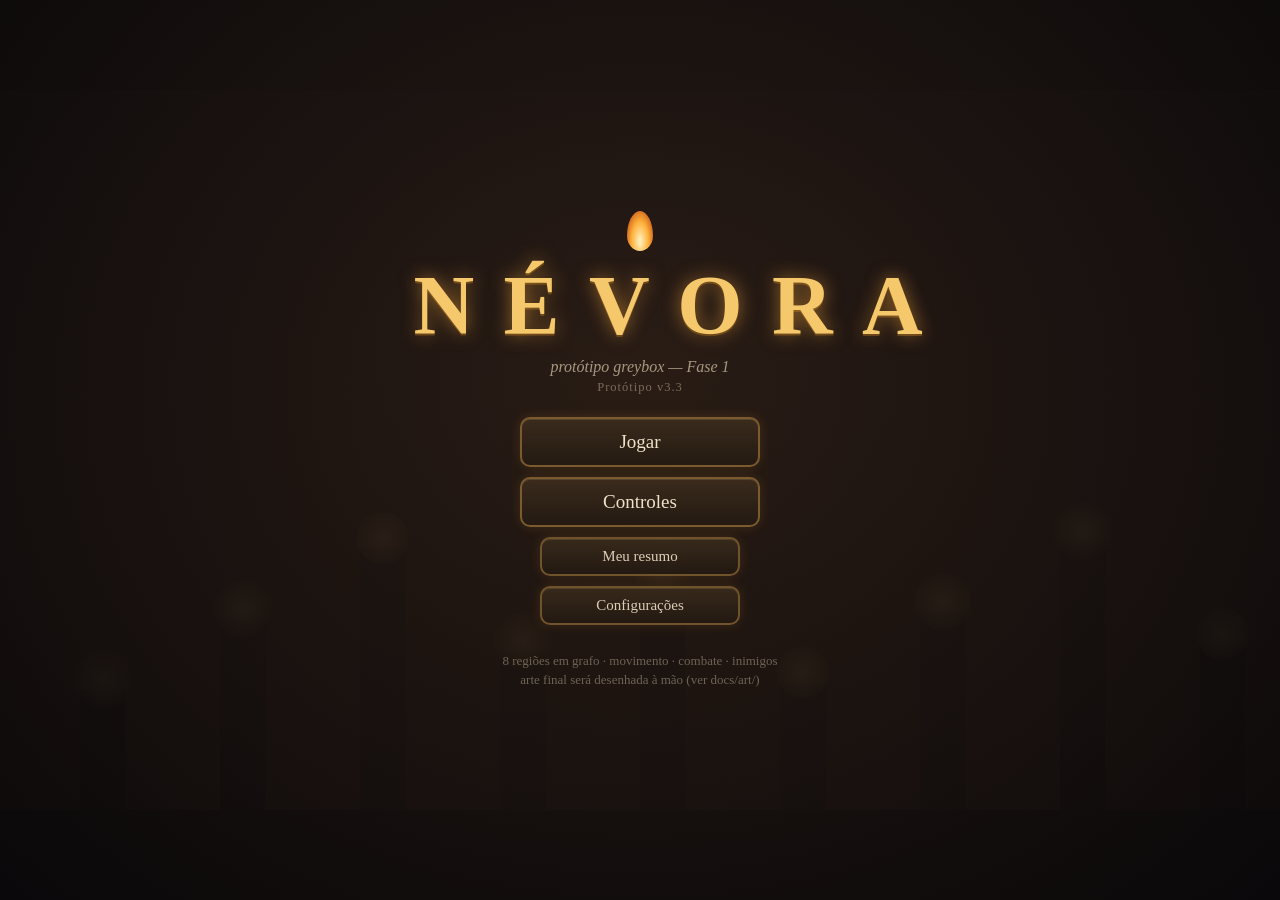
<file: prototype/index.html>
<!DOCTYPE html>
<html lang="pt-BR">
<head>
<meta charset="utf-8">
<meta name="viewport" content="width=device-width, initial-scale=1, maximum-scale=1, user-scalable=no, viewport-fit=cover">
<meta name="theme-color" content="#141013">
<title>Névora — Protótipo</title>
<link rel="manifest" href="manifest.webmanifest">
<link rel="icon" href="icon.svg" type="image/svg+xml">
<link rel="stylesheet" href="style.css">
</head>
<body>
<div id="wrap">
  <canvas id="game" width="960" height="540"></canvas>

  <!-- MENU PRINCIPAL -->
  <div id="menu" class="overlay">
    <div class="menu-inner">
      <div class="flame-icon" aria-hidden="true"></div>
      <h1 class="title">NÉVORA</h1>
      <p class="subtitle">protótipo greybox — Fase 1</p>
      <p class="proto-version" id="protoVersion"></p>
      <button id="btnPlay" class="mbtn">Jogar</button>
      <button id="btnControls" class="mbtn">Controles</button>
      <button id="btnSummary" class="mbtn small">Meu resumo</button>
      <button id="btnSettings" class="mbtn small">Configurações</button>
      <p class="foot">8 regiões em grafo · movimento · combate · inimigos<br>
      arte final será desenhada à mão (ver docs/art/)</p>
    </div>
  </div>

  <!-- NICKNAME (primeira vez) -->
  <div id="nicknameScreen" class="overlay hidden">
    <div class="menu-inner">
      <div class="flame-icon" aria-hidden="true"></div>
      <h2>Como te chamamos?</h2>
      <p class="tip">Seu nome de Acendedor fica salvo neste aparelho,<br>
      só para identificar seu progresso no resumo do fim de jogo.</p>
      <input id="nicknameInput" class="ninput" type="text" maxlength="24" placeholder="Acendedor Anônimo" autocomplete="off">
      <button id="btnNicknameConfirm" class="mbtn">Confirmar</button>
    </div>
  </div>

  <!-- ESCOLHA DE CLASSE (primeira vez — permanente para este save) -->
  <div id="classScreen" class="overlay hidden">
    <div class="menu-inner wide">
      <h2>Escolha seu Acendedor</h2>
      <p class="tip small">A cor da chama identifica sua classe. Esta escolha é
      permanente para este save — cada classe tem uma habilidade passiva
      própria.</p>
      <div class="class-grid" id="classGrid"></div>
      <button id="btnClassConfirm" class="mbtn" disabled>Confirmar</button>
    </div>
  </div>

  <!-- RESUMO DE PROGRESSO -->
  <div id="summaryScreen" class="overlay hidden">
    <div class="menu-inner wide">
      <h2>Seu resumo</h2>
      <pre id="summaryText" class="summary-pre"></pre>
      <button id="btnCopySummary" class="mbtn small">Copiar resumo</button>
      <button id="btnBackFromSummary" class="mbtn">Voltar</button>
    </div>
  </div>

  <!-- TELA DE CONTROLES (teclado) -->
  <div id="controlsScreen" class="overlay hidden">
    <div class="menu-inner wide">
      <h2>Controles</h2>

      <div class="kbd-diagram" aria-hidden="true">
        <div class="kbd-cluster">
          <div class="kbd-cluster-title">Movimento <span class="kbd-hint">— mão esquerda</span></div>
          <div class="kbd-grid">
            <span class="kcap kcap-off"></span><span class="kcap kcap-on">W</span><span class="kcap kcap-off"></span>
            <span class="kcap kcap-on">A</span><span class="kcap kcap-on">S</span><span class="kcap kcap-on">D</span>
          </div>
          <div class="kbd-grid kbd-arrows">
            <span class="kcap kcap-off"></span><span class="kcap kcap-on">↑</span><span class="kcap kcap-off"></span>
            <span class="kcap kcap-on">←</span><span class="kcap kcap-on">↓</span><span class="kcap kcap-on">→</span>
          </div>
          <span class="kcap kcap-on kcap-wide">ESPAÇO — pular</span>
        </div>
        <div class="kbd-cluster">
          <div class="kbd-cluster-title">Habilidades <span class="kbd-hint">— numpad, mão direita</span></div>
          <div class="kbd-grid">
            <span class="kcap kcap-off">7</span><span class="kcap kcap-heal">8</span><span class="kcap kcap-off">9</span>
            <span class="kcap kcap-off">4</span><span class="kcap kcap-atk kcap-nub">5</span><span class="kcap kcap-dash">6</span>
            <span class="kcap kcap-off">1</span><span class="kcap kcap-int">2</span><span class="kcap kcap-off">3</span>
          </div>
        </div>
      </div>
      <ul class="kbd-legend">
        <li><span class="dot dot-atk"></span><b>Numpad 5</b> — atacar <em>(a tecla com o relevo — sente sem olhar)</em></li>
        <li><span class="dot dot-dash"></span><b>Numpad 6</b> — dash</li>
        <li><span class="dot dot-heal"></span><b>Numpad 8</b> — curar <em>(gasta 3 de Fulgor)</em></li>
        <li><span class="dot dot-int"></span><b>Numpad 2</b> — interagir / falar</li>
      </ul>

      <table class="keys">
        <tr><td>← → &nbsp;/&nbsp; A D</td><td>Mover</td></tr>
        <tr><td>Espaço / W / ↑</td><td>Pular <em>(segure para subir mais)</em></td></tr>
        <tr><td>Numpad 5 <em>(ou J / X)</em></td><td>Atacar &nbsp;<em>(com ↑: para cima · no ar com ↓: pogo)</em></td></tr>
        <tr><td>Numpad 6 <em>(ou K / C)</em></td><td>Dash</td></tr>
        <tr><td>Numpad 8 <em>(ou L / V)</em></td><td>Curar <em>(gasta 3 de Fulgor)</em></td></tr>
        <tr><td>Numpad 2 <em>(ou E / F)</em></td><td>Interagir / falar com NPCs</td></tr>
        <tr><td>Esc</td><td>Pausar</td></tr>
        <tr><td>M</td><td>Abrir/fechar o Mapa</td></tr>
      </table>
      <p class="tip">Acenda os <b>Lampiões</b> para salvar seu ponto de retorno.<br>
      Golpes acertados enchem o <b>Fulgor</b> (a chama no canto da tela). As
      habilidades ficam no numpad de propósito — longe do movimento, sem
      dedos se atrapalhando.</p>
      <button id="btnStartFromControls" class="mbtn">Começar</button>
      <button id="btnBackFromControls" class="mbtn small">Voltar ao menu</button>
    </div>
  </div>

  <!-- PAUSA -->
  <div id="pauseScreen" class="overlay hidden">
    <div class="menu-inner">
      <h2>Pausado</h2>
      <button id="btnResume" class="mbtn">Continuar</button>
      <button id="btnPauseControls" class="mbtn small">Controles</button>
      <button id="btnPauseSettings" class="mbtn small">⚙ Configurações</button>
      <button id="btnPauseSummary" class="mbtn small">Meu resumo</button>
      <button id="btnQuit" class="mbtn small">Sair para o menu</button>
    </div>
  </div>

  <!-- CONFIGURAÇÕES -->
  <div id="settingsScreen" class="overlay hidden">
    <div class="menu-inner">
      <h2>⚙ Configurações</h2>
      <div class="settings-row">
        <label for="volMusic">Volume da música</label>
        <input id="volMusic" type="range" min="0" max="100" value="60">
      </div>
      <div class="settings-row">
        <label for="volSfx">Volume dos efeitos</label>
        <input id="volSfx" type="range" min="0" max="100" value="80">
      </div>
      <button id="btnTouchMode" class="mbtn small">Botões na tela: <span id="touchModeLabel">Auto</span></button>
      <button id="btnEditTouch" class="mbtn small">Editar posição/tamanho dos botões</button>
      <button id="btnBackFromSettings" class="mbtn">Voltar</button>
    </div>
  </div>

  <!-- MAPA -->
  <div id="mapScreen" class="overlay hidden">
    <div class="menu-inner wide">
      <h2>Mapa</h2>
      <div class="map-graph" id="mapGraph"></div>
      <p class="tip small"><span class="map-legend-dot map-legend-current"></span> onde você está ·
      <span class="map-legend-dot map-legend-visited"></span> já visitada ·
      <span class="map-legend-dot"></span> ainda não visitada</p>
      <button id="btnCloseMap" class="mbtn">Fechar</button>
    </div>
  </div>

  <!-- LOJA (Tio Sebo) -->
  <div id="shopScreen" class="overlay hidden">
    <div class="menu-inner wide">
      <h2>Tio Sebo</h2>
      <p class="tip">"Um pouco de cera extra nunca fez mal a ninguém."</p>
      <p class="shop-sevia">Sévia: <span id="shopSevia">0</span></p>
      <div class="shop-item">
        <div>
          <b>Fragmento de Coração</b>
          <p class="tip small">+1 Coração de Cera (vida máxima)</p>
        </div>
        <button id="btnBuyHeart" class="mbtn small">Comprar (<span id="priceHeart">0</span>)</button>
      </div>
      <div class="shop-item">
        <div>
          <b>Frasco de Fulgor</b>
          <p class="tip small">+1 pip de Fulgor máximo</p>
        </div>
        <button id="btnBuyFulgor" class="mbtn small">Comprar (<span id="priceFulgor">0</span>)</button>
      </div>
      <button id="btnCloseShop" class="mbtn">Sair da loja [E]</button>
    </div>
  </div>

  <!-- CONTROLES TOUCH -->
  <div id="touch" class="hidden">
    <button id="tbtnPause" class="tbtn" data-action="pause">⚙</button>
    <button id="tbtnMap" class="tbtn" data-action="map">M</button>
    <div class="t-left">
      <div class="dpad">
        <button class="tbtn dpad-btn dpad-up" data-action="up">▲</button>
        <button class="tbtn dpad-btn dpad-left" data-action="left">◀</button>
        <button class="tbtn dpad-btn dpad-right" data-action="right">▶</button>
        <button class="tbtn dpad-btn dpad-down" data-action="down">▼</button>
      </div>
    </div>
    <button id="tbtnInteract" class="tbtn act hidden" data-action="interact">E</button>
    <div class="t-right">
      <button class="tbtn act" data-action="heal">✚</button>
      <button class="tbtn act" data-action="dash">⇢</button>
      <button class="tbtn act big" data-action="attack">✦</button>
      <button class="tbtn act big" data-action="jump">▲</button>
    </div>
  </div>

  <!-- BARRA DO EDITOR DE LAYOUT TOUCH -->
  <div id="touchEditBar" class="hidden">
    <p class="touch-edit-hint">Arraste um botão para mover · arraste a bolinha do canto para redimensionar</p>
    <div class="touch-edit-buttons">
      <button id="btnResetTouchLayout" class="mbtn small">Redefinir padrão</button>
      <button id="btnDoneTouchLayout" class="mbtn small">Concluir edição</button>
    </div>
  </div>
</div>

<script src="js/input.js"></script>
<script src="js/audio.js"></script>
<script src="js/classes.js"></script>
<script src="js/save.js"></script>
<script src="js/touch-layout.js"></script>
<script src="js/world.js"></script>
<script src="js/map.js"></script>
<script src="js/entities.js"></script>
<script src="js/render.js"></script>
<script src="js/game.js"></script>
<script src="js/main.js"></script>
</body>
</html>
</file>
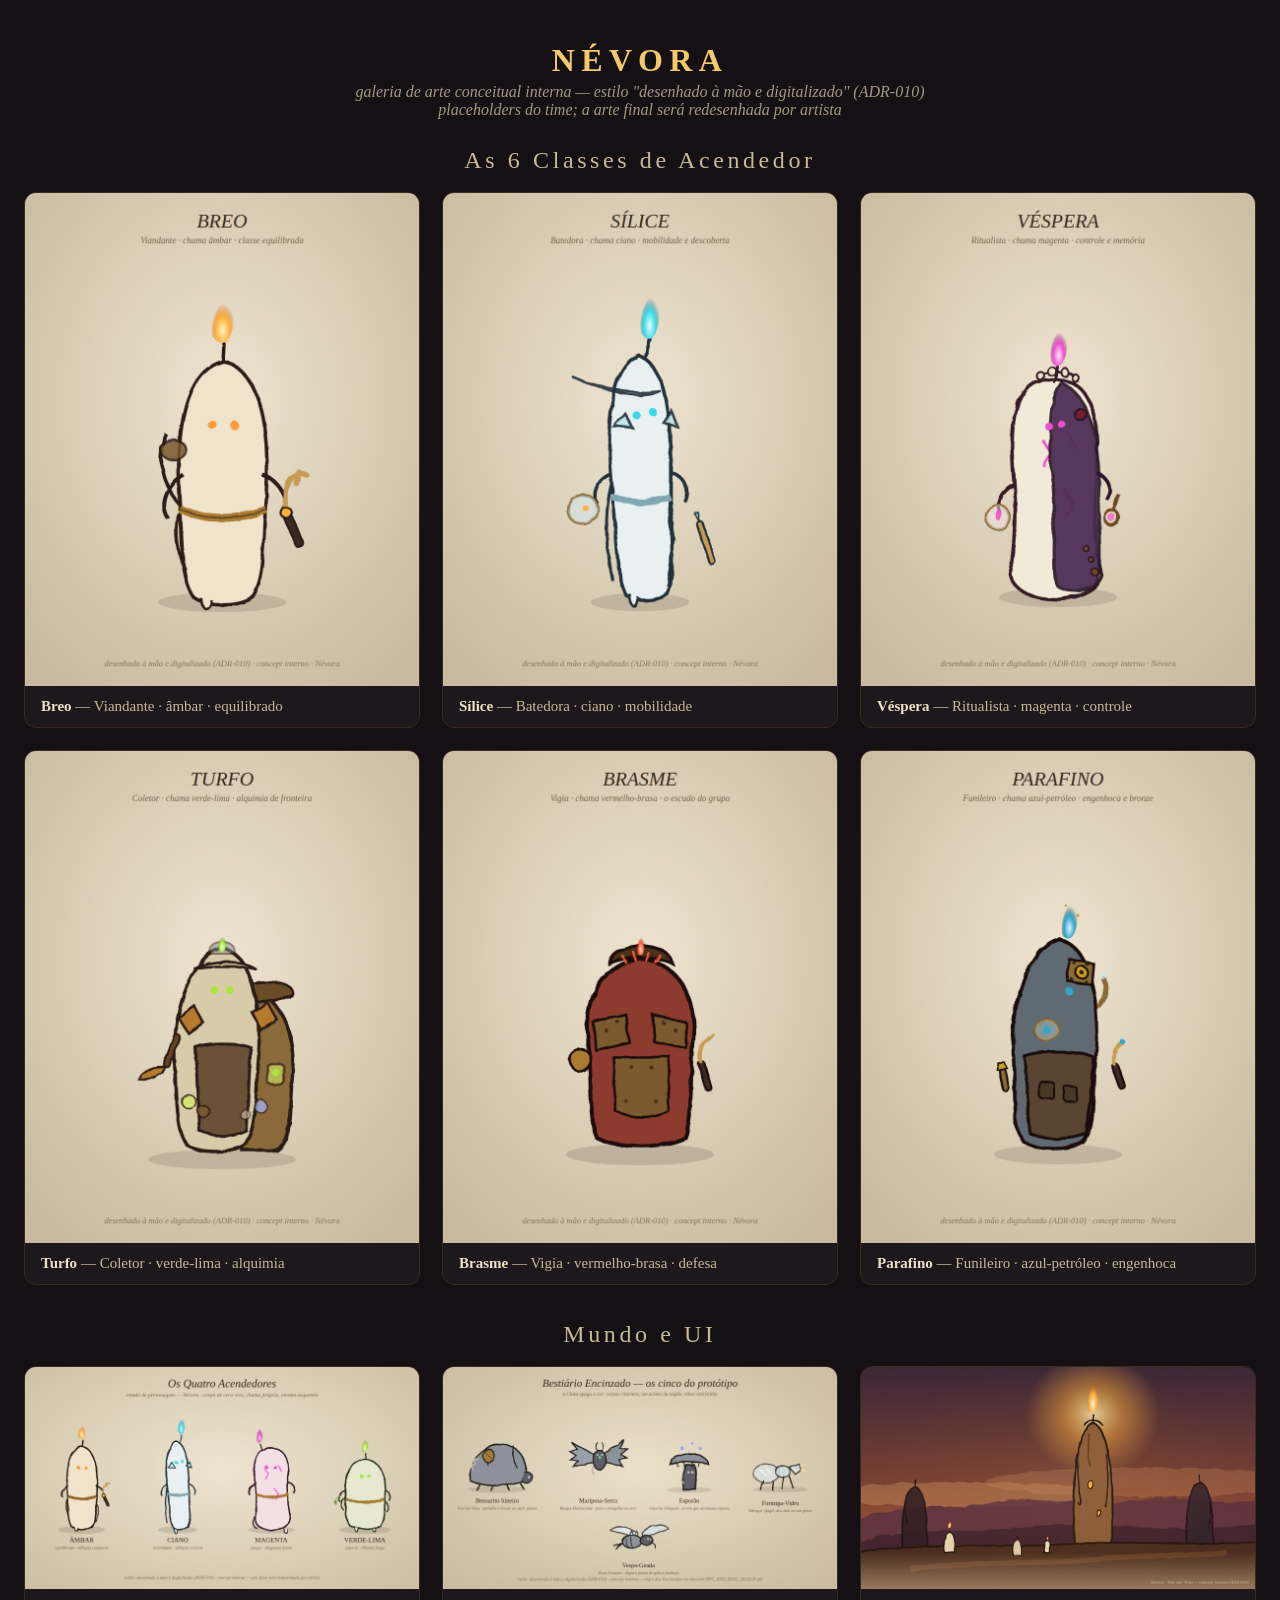
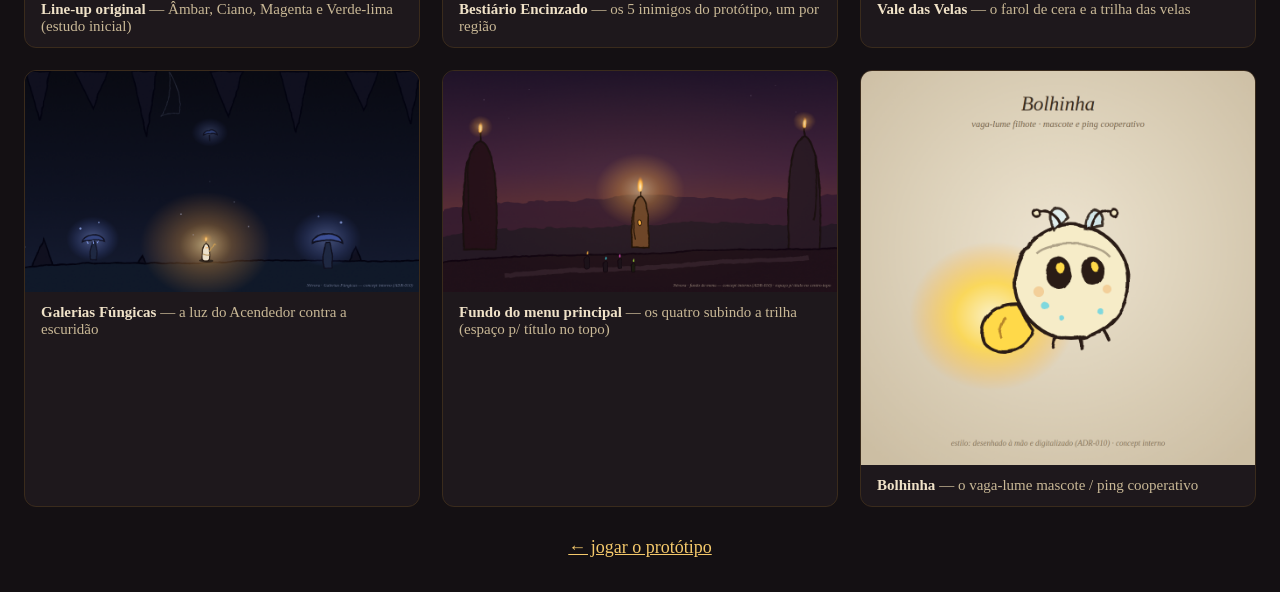
<file: prototype/art/index.html>
<!DOCTYPE html>
<html lang="pt-BR">
<head>
<meta charset="utf-8">
<meta name="viewport" content="width=device-width, initial-scale=1">
<title>Névora — Galeria de Concepts</title>
<style>
  * { margin:0; padding:0; box-sizing:border-box; }
  body { background:#141013; color:#e8dcc8; font-family:Georgia, serif; padding:24px; }
  h1 { color:#f5c96b; letter-spacing:.2em; text-align:center; margin:18px 0 4px; }
  p.sub { text-align:center; color:#a89880; font-style:italic; margin-bottom:28px; }
  .grid { display:grid; grid-template-columns:repeat(auto-fit,minmax(340px,1fr)); gap:22px; max-width:1500px; margin:0 auto; }
  figure { background:#1e181c; border:1px solid #3a2b1c; border-radius:12px; overflow:hidden; }
  figure img { width:100%; display:block; }
  figcaption { padding:12px 16px; font-size:15px; color:#c9b896; }
  figcaption b { color:#f0e2c8; }
  a.back { display:block; text-align:center; color:#f5c96b; margin:30px 0 10px; font-size:18px; }
</style>
</head>
<body>
  <h1>NÉVORA</h1>
  <p class="sub">galeria de arte conceitual interna — estilo "desenhado à mão e digitalizado" (ADR-010)<br>
  placeholders do time; a arte final será redesenhada por artista</p>
  <h2 style="text-align:center;color:#c9b896;font-weight:normal;letter-spacing:.15em;margin:8px 0 18px;">As 6 Classes de Acendedor</h2>
  <div class="grid">
    <figure><img src="png/personagem-breo.png" alt="Breo" loading="lazy">
      <figcaption><b>Breo</b> — Viandante · âmbar · equilibrado</figcaption></figure>
    <figure><img src="png/personagem-silice.png" alt="Sílice" loading="lazy">
      <figcaption><b>Sílice</b> — Batedora · ciano · mobilidade</figcaption></figure>
    <figure><img src="png/personagem-vespera.png" alt="Véspera" loading="lazy">
      <figcaption><b>Véspera</b> — Ritualista · magenta · controle</figcaption></figure>
    <figure><img src="png/personagem-turfo.png" alt="Turfo" loading="lazy">
      <figcaption><b>Turfo</b> — Coletor · verde-lima · alquimia</figcaption></figure>
    <figure><img src="png/personagem-brasme.png" alt="Brasme" loading="lazy">
      <figcaption><b>Brasme</b> — Vigia · vermelho-brasa · defesa</figcaption></figure>
    <figure><img src="png/personagem-parafino.png" alt="Parafino" loading="lazy">
      <figcaption><b>Parafino</b> — Funileiro · azul-petróleo · engenhoca</figcaption></figure>
  </div>

  <h2 style="text-align:center;color:#c9b896;font-weight:normal;letter-spacing:.15em;margin:36px 0 18px;">Mundo e UI</h2>
  <div class="grid">
    <figure><img src="png/acendedores.png" alt="Os quatro Acendedores" loading="lazy">
      <figcaption><b>Line-up original</b> — Âmbar, Ciano, Magenta e Verde-lima (estudo inicial)</figcaption></figure>
    <figure><img src="png/inimigos.png" alt="Bestiário do protótipo" loading="lazy">
      <figcaption><b>Bestiário Encinzado</b> — os 5 inimigos do protótipo, um por região</figcaption></figure>
    <figure><img src="png/cenario-vale-das-velas.png" alt="Vale das Velas" loading="lazy">
      <figcaption><b>Vale das Velas</b> — o farol de cera e a trilha das velas</figcaption></figure>
    <figure><img src="png/cenario-galerias-fungicas.png" alt="Galerias Fúngicas" loading="lazy">
      <figcaption><b>Galerias Fúngicas</b> — a luz do Acendedor contra a escuridão</figcaption></figure>
    <figure><img src="png/menu-fundo.png" alt="Fundo de menu" loading="lazy">
      <figcaption><b>Fundo do menu principal</b> — os quatro subindo a trilha (espaço p/ título no topo)</figcaption></figure>
    <figure><img src="png/bolhinha.png" alt="Bolhinha" loading="lazy">
      <figcaption><b>Bolhinha</b> — o vaga-lume mascote / ping cooperativo</figcaption></figure>
  </div>
  <a class="back" href="../">← jogar o protótipo</a>
</body>
</html>
</file>
<file: prototype/style.css>
* { margin:0; padding:0; box-sizing:border-box; }
html,body { height:100%; background:#0b0a0d; overflow:hidden;
  font-family: Georgia, 'Times New Roman', serif; color:#e8dcc8;
  -webkit-user-select:none; user-select:none; touch-action:none; }

#wrap { position:relative; width:100vw; height:100vh;
  display:flex; align-items:center; justify-content:center; }

canvas#game { background:#141013; max-width:100vw; max-height:100vh;
  aspect-ratio:16/9; width:min(100vw, calc(100vh * 16 / 9));
  image-rendering:auto; display:block; }

/* ---------- overlays ---------- */
.overlay { position:absolute; inset:0; display:flex; align-items:flex-start;
  justify-content:center; overflow-y:auto; background:radial-gradient(ellipse at 50% 40%,
  rgba(40,28,20,.92), rgba(10,8,10,.97)); z-index:20; }
.overlay.hidden, .hidden { display:none !important; }

/* margin:auto num item flex centraliza quando cabe, e permite rolagem sem
   cortar topo/rodapé quando o conteúdo é mais alto que a tela (ex.: tela de
   Controles com o diagrama de teclado). */
.menu-inner { text-align:center; max-width:560px; padding:24px; margin:auto; }
.menu-inner.wide { max-width:680px; width:100%; }

.title { font-size:clamp(48px, 9vw, 84px); letter-spacing:.35em;
  text-indent:.35em; color:#f5c96b;
  text-shadow:0 0 18px rgba(245,168,60,.55), 0 2px 0 #5a3b16; }
.subtitle { color:#a89880; margin:4px 0 4px; font-style:italic; }
.proto-version { color:#7a6c56; margin:0 0 22px; font-size:12.5px; letter-spacing:.08em; }
.foot { color:#6f6354; font-size:13px; margin-top:26px; line-height:1.5; }

h2 { color:#f5c96b; letter-spacing:.15em; margin-bottom:18px; }

.mbtn { display:block; margin:10px auto; padding:12px 34px; min-width:240px;
  font-family:inherit; font-size:19px; color:#f0e2c8; cursor:pointer;
  background:linear-gradient(180deg,#3a2b1c,#241a12);
  border:2px solid #7a5a2e; border-radius:10px;
  box-shadow:0 0 12px rgba(245,168,60,.15), inset 0 1px 0 rgba(255,220,150,.15); }
.mbtn:hover, .mbtn:focus { border-color:#f5c96b; color:#fff;
  box-shadow:0 0 18px rgba(245,168,60,.35); outline:none; }
.mbtn.small { font-size:15px; min-width:200px; padding:9px 22px; opacity:.9; }

.flame-icon { width:26px; height:40px; margin:0 auto 6px;
  background:radial-gradient(ellipse at 50% 75%, #fff3c4 0%, #ffb13b 45%, #d2691e 75%, transparent 78%);
  border-radius:50% 50% 50% 50% / 62% 62% 38% 38%;
  filter:blur(.4px); animation:flick .55s infinite alternate ease-in-out; }
@keyframes flick { from{transform:scaleY(1) translateY(0)} to{transform:scaleY(1.14) translateY(-2px)} }

table.keys { margin:0 auto 14px; border-collapse:collapse; font-size:17px; }
table.keys td { padding:7px 16px; border-bottom:1px solid #3a3128; text-align:left; }
table.keys td:first-child { color:#f5c96b; white-space:nowrap; font-weight:bold; }
table.keys em { color:#9b8c76; font-size:14px; }
.tip { color:#9b8c76; font-size:14px; margin:12px 0 18px; line-height:1.6; }
.tip.small { margin:2px 0; font-size:12.5px; }

/* ---------- ilustração de teclado (tela de Controles) ---------- */
.kbd-diagram { display:flex; justify-content:center; gap:44px; flex-wrap:wrap;
  margin:8px 0 18px; }
.kbd-cluster { display:flex; flex-direction:column; align-items:center; gap:6px; }
.kbd-cluster-title { color:#c9b896; font-size:13px; letter-spacing:.04em;
  margin-bottom:4px; }
.kbd-hint { color:#6f6354; font-style:italic; }
.kbd-grid { display:grid; grid-template-columns:repeat(3, 34px); gap:4px; }
.kbd-arrows { margin-top:2px; }
.kcap { display:flex; align-items:center; justify-content:center;
  width:34px; height:34px; border-radius:6px; font-size:13px; font-weight:bold;
  background:linear-gradient(180deg,#4a3a26,#2a2018); border:1.5px solid #6b4d2e;
  box-shadow:inset 0 1px 0 rgba(255,220,150,.12), 0 1px 2px rgba(0,0,0,.4);
  color:#c9b896; }
.kcap-off { visibility:hidden; }
.kcap-on { color:#f0e2c8; border-color:#8a6a3e; }
.kcap-wide { width:auto; padding:0 14px; margin-top:6px; letter-spacing:.05em; }
.kcap-nub { position:relative; }
.kcap-nub::after { content:''; position:absolute; bottom:5px; width:12px; height:2px;
  border-radius:2px; background:currentColor; opacity:.6; }
.kcap-atk { color:#ffb13b; border-color:#ffb13b;
  box-shadow:0 0 8px rgba(255,177,59,.45), inset 0 1px 0 rgba(255,220,150,.2); }
.kcap-dash { color:#7fd0ff; border-color:#7fd0ff;
  box-shadow:0 0 8px rgba(127,208,255,.4), inset 0 1px 0 rgba(255,220,150,.2); }
.kcap-heal { color:#9fe08a; border-color:#9fe08a;
  box-shadow:0 0 8px rgba(159,224,138,.4), inset 0 1px 0 rgba(255,220,150,.2); }
.kcap-int { color:#e8a8d8; border-color:#e8a8d8;
  box-shadow:0 0 8px rgba(232,168,216,.4), inset 0 1px 0 rgba(255,220,150,.2); }

.kbd-legend { list-style:none; font-size:13.5px; color:#c9b896; margin:0 0 18px;
  display:inline-flex; flex-direction:column; gap:4px; text-align:left; }
.kbd-legend em { color:#8a7c68; font-style:italic; }
.kbd-legend .dot { display:inline-block; width:9px; height:9px; border-radius:50%;
  margin-right:8px; }
.dot-atk { background:#ffb13b; }
.dot-dash { background:#7fd0ff; }
.dot-heal { background:#9fe08a; }
.dot-int { background:#e8a8d8; }

/* ---------- nickname / resumo ---------- */
.ninput { display:block; margin:14px auto; padding:11px 16px; width:100%;
  max-width:320px; font-family:inherit; font-size:17px; color:#f0e2c8;
  background:#1c1610; border:2px solid #7a5a2e; border-radius:8px; text-align:center; }
.ninput:focus { outline:none; border-color:#f5c96b; }
.summary-pre { text-align:left; white-space:pre-wrap; font-family:inherit;
  color:#e8dcc8; font-size:14.5px; line-height:1.7; background:#1c160f;
  border:1px solid #4a3a26; border-radius:8px; padding:16px 20px; margin:0 0 16px; }

/* ---------- loja ---------- */
.shop-sevia { color:#f5c96b; font-size:16px; margin-bottom:16px; }
.shop-item { display:flex; align-items:center; justify-content:space-between;
  gap:16px; text-align:left; padding:12px 14px; margin:10px 0;
  background:rgba(120,90,40,.1); border:1px solid #4a3a26; border-radius:8px; }
.shop-item .mbtn.small { margin:0; min-width:150px; }

/* ---------- escolha de classe (Acendedores) ---------- */
.class-grid { display:grid; grid-template-columns:repeat(3, 1fr); gap:12px;
  margin:16px 0; }
.class-card { cursor:pointer; text-align:center; padding:10px 8px 12px;
  background:rgba(120,90,40,.08); border:2px solid #4a3a26; border-radius:10px;
  transition:border-color .15s, background .15s; }
.class-card:hover { border-color:#7a5a2e; }
.class-card.selected { border-color:var(--cc, #f5c96b); background:rgba(245,201,107,.12);
  box-shadow:0 0 10px rgba(245,201,107,.25); }
.class-card img { width:100%; max-width:96px; aspect-ratio:1/1; object-fit:contain;
  display:block; margin:0 auto 6px; }
.class-card .class-name { color:var(--cc, #f5c96b); font-size:15px; font-weight:bold; }
.class-card .class-role { color:#c9b896; font-size:12px; margin:2px 0 6px; }
.class-card .class-passive { color:#e8dcc8; font-size:11.5px; line-height:1.4; }
.class-card .class-passive b { color:var(--cc, #f5c96b); }
@media (max-width:520px) { .class-grid { grid-template-columns:repeat(2, 1fr); } }

/* ---------- touch controls ---------- */
#touch { position:absolute; inset:0; z-index:15; pointer-events:none; }
.t-left { position:absolute; left:3vw; bottom:5vh; }
.t-right { position:absolute; right:3vw; bottom:5vh; display:flex; gap:12px;
  align-items:flex-end; }
.tbtn { pointer-events:auto; width:64px; height:64px; border-radius:50%;
  font-size:24px; color:#f0e2c8; font-family:inherit;
  background:rgba(58,43,28,.55); border:2px solid rgba(200,150,80,.55);
  backdrop-filter:blur(2px); touch-action:none; }
.tbtn.big { width:78px; height:78px; font-size:28px; }
.tbtn.act { background:rgba(80,50,28,.5); }
.tbtn:active { background:rgba(245,168,60,.45); border-color:#f5c96b; }

/* d-pad de 4 direções (esquerda/direita já existiam; cima/baixo habilitam
   ataque pra cima, pogo pra baixo no ar e descida de plataforma vazada
   também no touch — a lógica em entities.js já era genérica por ação). */
.dpad { display:grid; grid-template-columns:56px 56px 56px;
  grid-template-rows:56px 56px 56px; gap:4px; }
.dpad-btn { width:56px; height:56px; font-size:22px; }
.dpad-up { grid-column:2; grid-row:1; }
.dpad-left { grid-column:1; grid-row:2; }
.dpad-right { grid-column:3; grid-row:2; }
.dpad-down { grid-column:2; grid-row:3; }
#tbtnInteract { position:absolute; left:50%; bottom:16vh; transform:translateX(-50%);
  width:56px; height:56px; font-size:20px; }
#tbtnPause { position:absolute; left:3vw; top:3vh; width:52px; height:52px; font-size:20px; }
#tbtnMap { position:absolute; right:3vw; top:3vh; width:52px; height:52px; font-size:19px; font-weight:bold; }

/* ---------- configurações ---------- */
.settings-row { text-align:left; margin:14px 0; }
.settings-row label { display:block; color:#c9b896; font-size:13.5px; margin-bottom:6px; }
.settings-row input[type=range] { width:100%; accent-color:#f5c96b; }

/* ---------- mapa (contorno real do terreno, estilo Hollow Knight/Silksong) ---------- */
.map-graph { position:relative; width:100%; max-width:680px; aspect-ratio:2.2/1;
  margin:10px auto 6px; }
.map-svg { width:100%; height:100%; overflow:visible; }
.map-edge-layer line { stroke:rgba(180,160,130,.3); stroke-width:.5;
  stroke-dasharray:1.2 1; }
.map-edge-layer line.map-edge-seen { stroke:rgba(245,201,107,.6); stroke-width:.7;
  stroke-dasharray:none; }
.map-shape { fill:rgba(40,34,26,.55); stroke:rgba(180,160,130,.4); stroke-width:.5;
  stroke-linejoin:round; }
.map-shape.map-visited { fill:rgba(60,48,30,.7); stroke:var(--rc, #f5c96b);
  stroke-width:.7; }
.map-shape.map-current { stroke:#fff; stroke-width:1;
  filter:drop-shadow(0 0 2.5px var(--rc, #f5c96b)); }
.map-current-marker { fill:var(--rc, #f5c96b); opacity:0; pointer-events:none; }
.map-current-marker.map-current { opacity:1; animation:mapPulse 1.4s infinite ease-in-out; }
@keyframes mapPulse { 0%,100%{ r:1.4; opacity:1; } 50%{ r:2.2; opacity:.6; } }
.map-label { font-size:2.6px; fill:#6f6354; text-anchor:middle; letter-spacing:.05em;
  text-transform:uppercase; font-family:Georgia, serif; }
.map-label.map-visited { fill:#c9b896; }
.map-label.map-current { fill:#f5c96b; font-weight:bold; font-size:3px; }
.map-legend-dot { display:inline-block; width:9px; height:9px; border-radius:50%;
  background:#3a3128; border:1.5px solid rgba(200,180,150,.4); margin:0 3px 0 8px;
  vertical-align:middle; }
.map-legend-current { background:#f5c96b; border-color:#fff; }
.map-legend-visited { background:#f5c96b; }

/* ---------- editor de layout dos botões touch ---------- */
.tbtn-editable { position:relative; outline:2px dashed rgba(245,201,107,.85);
  outline-offset:4px; }
.tbtn-resize { position:absolute; right:-7px; bottom:-7px; width:18px; height:18px;
  border-radius:50%; background:#f5c96b; border:2px solid #2a2018;
  pointer-events:auto; touch-action:none; box-shadow:0 0 6px rgba(245,201,107,.6); }
#touchEditBar { position:absolute; top:0; left:0; right:0; z-index:25;
  display:flex; flex-direction:column; align-items:center; gap:8px;
  padding:14px 16px; background:linear-gradient(180deg,rgba(10,8,10,.92),rgba(10,8,10,0));
  pointer-events:none; }
.touch-edit-hint { color:#e8dcc8; font-size:13px; text-align:center; max-width:420px; }
.touch-edit-buttons { display:flex; gap:10px; pointer-events:auto; }
.touch-edit-buttons .mbtn.small { margin:0; min-width:170px; }
</file>
